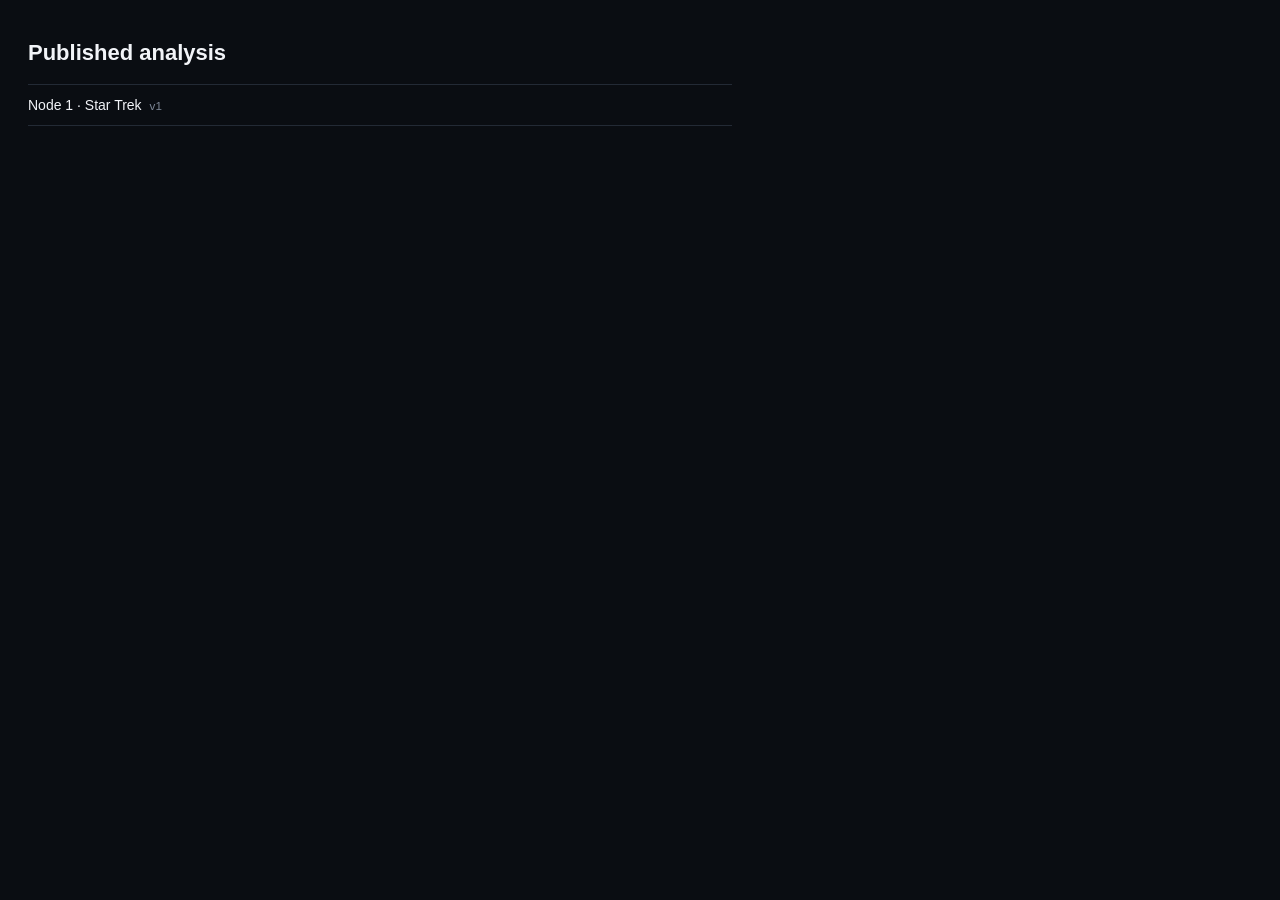
<file: index.html>
<!doctype html><html lang="en"><head><meta charset="utf-8"><meta name="viewport" content="width=device-width, initial-scale=1">
<meta name="robots" content="noindex"><title>Substrata — published analysis</title><link rel="stylesheet" href="assets/substrata.css"></head>
<body><main class="index"><h1>Published analysis</h1><ul>
<li><a href="c/sta1966-nunassignednode001/">Node 1 · Star Trek</a><small>v1</small></li>
</ul></main></body></html>
</file>
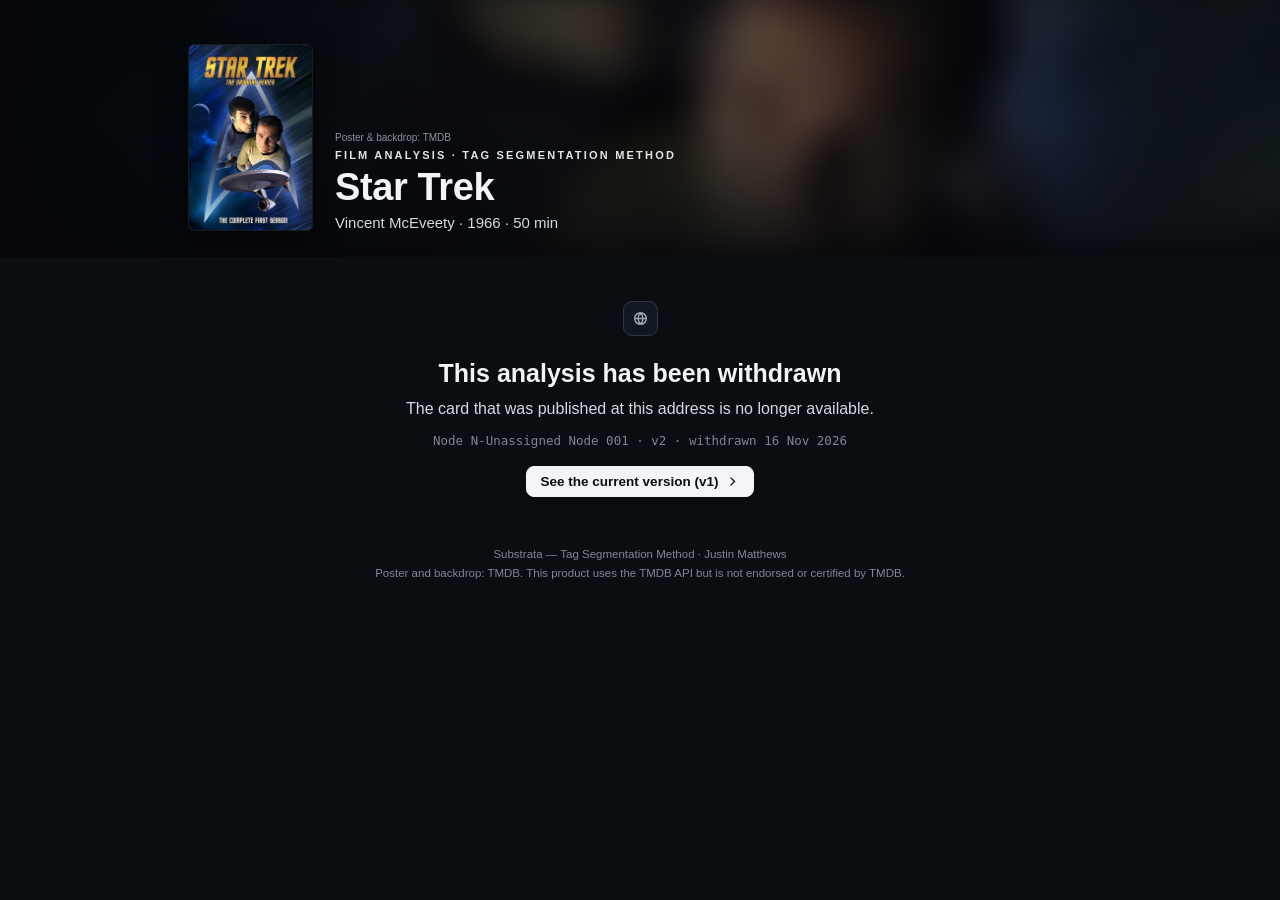
<file: c/sta1966-nunassignednode001-v2/index.html>
<!doctype html>
<html lang="en">
<head>
<meta charset="utf-8">
<meta name="viewport" content="width=device-width, initial-scale=1, viewport-fit=cover">
<meta name="robots" content="noindex">
<title>Withdrawn · Star Trek</title>
<link rel="stylesheet" href="../../assets/substrata.css">
</head>
<body>
<div id="app"></div>
<noscript><p style="padding:24px">Withdrawn · Star Trek — this card needs JavaScript to show its media.</p></noscript>
<script type="application/json" id="substrata-data">{"analyst":"Justin Matthews","build":"9C414C97-512E-4BBC-82C2-16DF5F88051A","current":{"href":"../sta1966-nunassignednode001/","version":1},"film":{"backdrop":"backdrop.jpg","director":"Vincent McEveety","poster":"poster.jpg","runtime":"50 min","title":"Star Trek","year":"1966"},"item":{"code":"N-Unassigned Node 001","kindLabel":"Node"},"notice":"Poster and backdrop: TMDB. This product uses the TMDB API but is not endorsed or certified by TMDB.","page":"withdrawn","scope":"card","version":2,"withdrawn":"16 Nov 2026"}</script>
<script src="../../assets/substrata.js"></script>
</body>
</html>
</file>
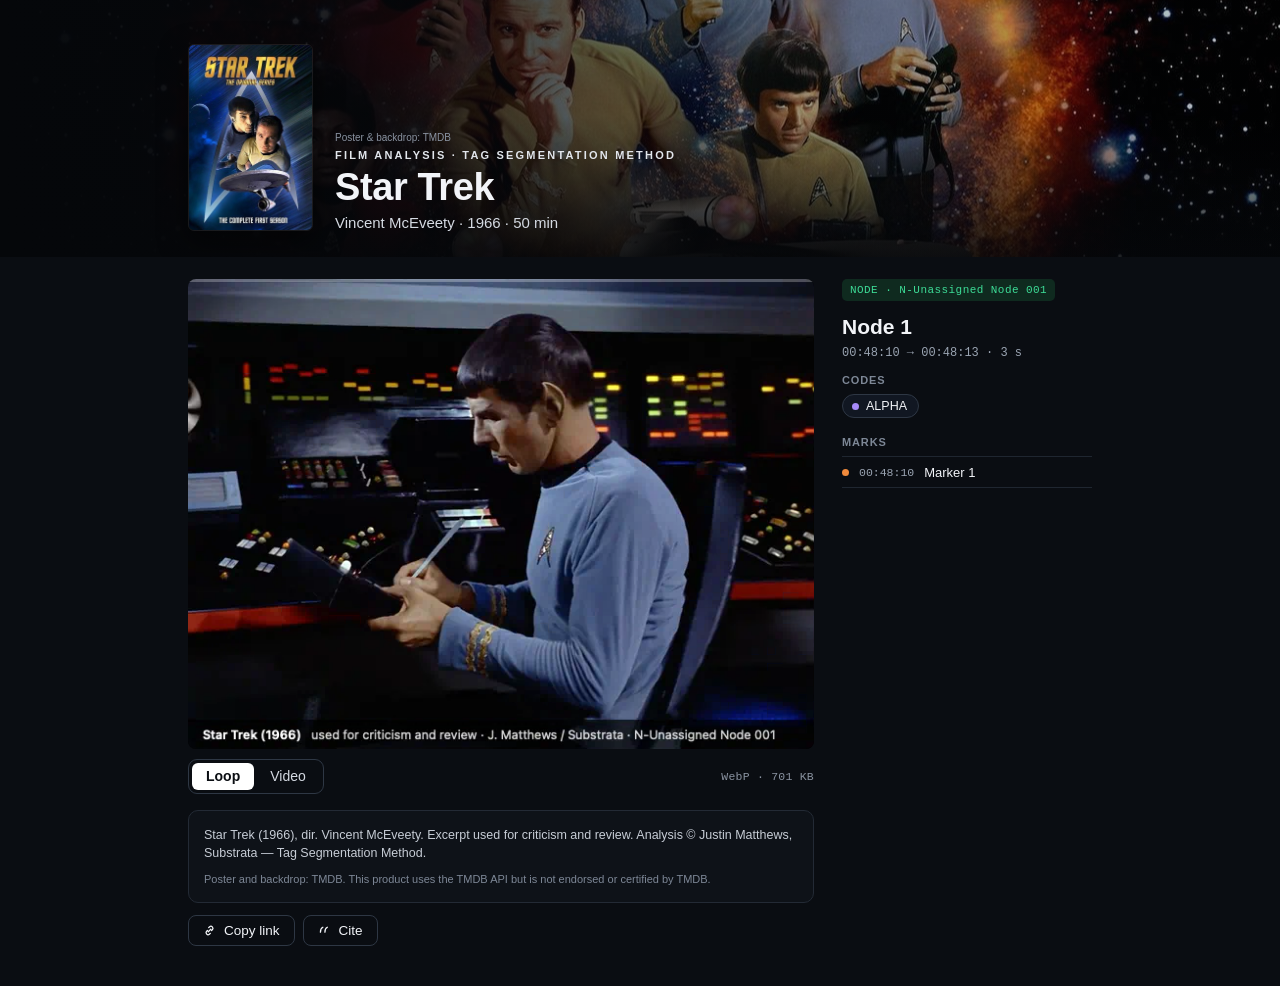
<file: c/sta1966-nunassignednode001/index.html>
<!doctype html>
<html lang="en">
<head>
<meta charset="utf-8">
<meta name="viewport" content="width=device-width, initial-scale=1, viewport-fit=cover">
<meta name="robots" content="noindex">
<title>Node 1 · Star Trek</title>
<link rel="stylesheet" href="../../assets/substrata.css">
</head>
<body>
<div id="app"></div>
<noscript><p style="padding:24px">Node 1 · Star Trek — this card needs JavaScript to show its media.</p></noscript>
<script type="application/json" id="substrata-data">{"address":"https://jmattx.github.io/substrata.live/c/sta1966-nunassignednode001/","build":"CA921C53-4362-43AC-AEF9-5C173B16F6E2","citation":"J. Matthews (2026). Node 1 [Node N-Unassigned Node 001, Star Trek (1966), 00:48:10–00:48:13]. Substrata — Tag Segmentation Method. https://jmattx.github.io/substrata.live/c/sta1966-nunassignednode001/ (v1).","credit":{"notice":"Poster and backdrop: TMDB. This product uses the TMDB API but is not endorsed or certified by TMDB.","text":"Star Trek (1966), dir. Vincent McEveety. Excerpt used for criticism and review. Analysis © Justin Matthews, Substrata — Tag Segmentation Method."},"film":{"backdrop":"backdrop.jpg","director":"Vincent McEveety","poster":"poster.jpg","runtime":"50 min","studios":[],"title":"Star Trek","year":"1966"},"item":{"code":"N-Unassigned Node 001","codes":[{"colour":"#A78BFA","name":"ALPHA"}],"critical":false,"description":"","duration":"3 s","end":"00:48:13","kind":"node","kindLabel":"Node","marks":[{"text":"Marker 1","time":"00:48:10"}],"start":"00:48:10","title":"Node 1"},"media":{"clip":"media/clip.mp4","clipAudio":false,"clipBytes":2345361,"loop":"media/loop.webp","loopBytes":701060,"loopSeconds":3.378375000000233,"still":"media/still.jpg"},"page":"card","published":"2026-11-16","version":1}</script>
<script src="../../assets/substrata.js"></script>
</body>
</html>
</file>
<file: assets/substrata.css>
/* Substrata web components (board QR3; shared with the film web package). Values measured from the 2x boards. */
:root {
  --page: #0A0D12;
  --hero-ink: #05070A;
  --text-0: #F2F4F8;
  --text-1: #D5DAE2;
  --text-2: #9AA4B2;
  --text-3: #7D8796;
  --line: #232A35;
  --line-2: #2E3744;
  --panel: #0E1218;
  --pill: #111722;
  --teal: #2FD3A7;
  --amber: #F0B429;
  --orange: #F08A3C;
  --chip-green: #3DDC97;
  --chip-green-fill: #0F2A1F;
  --blue-link: #8FB8FF;
  --radius-media: 8px;
  --radius-card: 10px;
  --gutter: 28px;
  --mono: ui-monospace, "SF Mono", Menlo, monospace;
  --sans: -apple-system, BlinkMacSystemFont, "Inter", "Helvetica Neue", Arial, sans-serif;
}
* { box-sizing: border-box; }
html, body { margin: 0; background: var(--page); color: var(--text-0); font-family: var(--sans); -webkit-font-smoothing: antialiased; }
a { color: inherit; }
img, video { display: block; max-width: 100%; }

/* FilmHero */
.film-hero { position: relative; overflow: hidden; min-height: 250px; display: flex; align-items: center; }
.film-hero__backdrop { position: absolute; inset: 0; background-size: cover; background-position: center; }
.film-hero__backdrop--blurred { filter: blur(18px) saturate(.9) brightness(.6); transform: scale(1.1); }
.film-hero::after { content: ""; position: absolute; inset: 0; pointer-events: none;
  background: linear-gradient(90deg, var(--hero-ink) 0%, rgba(5,7,10,.88) 28%, rgba(5,7,10,.4) 62%, rgba(5,7,10,.2) 100%),
              linear-gradient(0deg, rgba(5,7,10,.85) 0%, rgba(5,7,10,0) 55%); }
.film-hero__inner { position: relative; z-index: 1; display: flex; align-items: flex-end; gap: 22px; padding: 44px var(--gutter) 26px; width: 100%; max-width: 960px; margin: 0 auto; }
.film-hero__poster { width: 125px; height: 187px; object-fit: cover; border-radius: 6px; flex: none; box-shadow: 0 10px 28px rgba(0,0,0,.55); border: 1px solid rgba(255,255,255,.08); }
.film-hero__credit { font-size: 10px; color: #8A93A1; margin: 0 0 6px; }
.film-hero__eyebrow { font-size: 11px; font-weight: 600; letter-spacing: .2em; text-transform: uppercase; color: #E2E6EC; margin: 0 0 6px; }
.film-hero__eyebrow .short { display: none; }
.film-hero__title { font-size: 38px; line-height: 1.08; font-weight: 700; letter-spacing: -.01em; margin: 0 0 6px; }
.film-hero__meta { font-size: 15px; color: var(--text-1); margin: 0; }

/* Card layout */
.card { display: grid; grid-template-columns: minmax(0, 1fr) 250px; grid-template-areas: "media item" "credit item"; column-gap: 28px;
  align-items: start; padding: 22px var(--gutter) 40px; max-width: 960px; margin: 0 auto; }
.card__media { grid-area: media; min-width: 0; } .card__item { grid-area: item; } .card__credit { grid-area: credit; min-width: 0; }

/* MediaPlayer (Loop ⇄ Video) */
.media { position: relative; border-radius: var(--radius-media); overflow: hidden; background: #000; aspect-ratio: 16 / 9;
  -webkit-touch-callout: none; -webkit-user-select: none; user-select: none; touch-action: manipulation; }
.media img, .media video { width: 100%; height: 100%; object-fit: cover; }
.media__progress { position: absolute; left: 0; right: 0; top: 0; height: 3px; background: rgba(255,255,255,.25); z-index: 2; }
.media__progress span { display: block; height: 100%; width: 0; background: #FFFFFF; }
.media.is-looping .media__progress span { animation: loop-progress var(--loop-seconds, 6s) linear infinite; }
@keyframes loop-progress { from { width: 0; } to { width: 100%; } }
.media__bar { display: flex; align-items: center; justify-content: space-between; margin: 10px 0 16px; }
.switch { display: inline-flex; padding: 3px; gap: 2px; border: 1px solid var(--line-2); border-radius: 9px; }
.switch button { appearance: none; border: 0; background: transparent; color: var(--text-1); font: 500 14px var(--sans); height: 27px; padding: 0 14px; border-radius: 6px; cursor: pointer; }
.switch button[aria-pressed="true"] { background: #FFFFFF; color: #0B0E13; font-weight: 600; }
.media__readout { font: 11.5px var(--mono); color: #8A93A1; letter-spacing: .02em; }

/* CreditBlock */
.credit { border: 1px solid var(--line); border-radius: var(--radius-card); background: var(--panel); padding: 15px 15px 14px; }
.credit p { margin: 0; font-size: 12.5px; line-height: 1.5; color: #C7CDD6; }
.credit .notice { margin-top: 8px; font-size: 11px; color: var(--text-3); }
.actions { display: flex; flex-wrap: wrap; gap: 8px; margin-top: 12px; }
.button { display: inline-flex; align-items: center; gap: 8px; height: 31px; padding: 0 14px; border: 1px solid var(--line-2); border-radius: 8px; background: transparent;
  color: var(--text-0); font: 500 13.5px var(--sans); text-decoration: none; cursor: pointer; }
.button svg { width: 13px; height: 13px; }
.toast { margin-top: 10px; font-size: 12px; color: var(--text-2); white-space: pre-wrap; }

/* Item block */
.item__tags { display: flex; align-items: center; gap: 10px; margin-bottom: 12px; }
.chip { font: 500 11px var(--mono); letter-spacing: .04em; color: var(--chip-green); background: var(--chip-green-fill); border-radius: 5px; padding: 5px 8px; }
.chip--span { color: #5EC8F2; background: #0E2430; } .chip--fragment { color: #F2C14E; background: #2B2310; } .chip--marker { color: var(--orange); background: #2C1B0F; }
.critical { display: inline-flex; align-items: center; gap: 5px; color: var(--amber); font-size: 13px; }
.critical::before { content: ""; width: 8px; height: 8px; background: var(--amber); transform: rotate(45deg); border-radius: 1px; }
.item__title { font-size: 21px; line-height: 1.3; font-weight: 600; margin: 0 0 6px; }
.item__time { font: 12px var(--mono); color: var(--text-2); margin: 0 0 14px; }
.item__description { font-size: 13.5px; line-height: 1.65; color: var(--teal); margin: 0 0 18px; }
.label { font-size: 11px; font-weight: 600; letter-spacing: .08em; text-transform: uppercase; color: var(--text-3); margin: 0 0 8px; }

/* CodePills */
.pills { display: flex; flex-wrap: wrap; gap: 6px; margin-bottom: 18px; }
.pill { display: inline-flex; align-items: center; gap: 7px; height: 24px; padding: 0 11px 0 9px; border: 1px solid var(--line-2); border-radius: 12px; background: var(--pill); font-size: 12.5px; color: var(--text-0); }
.pill i { width: 7px; height: 7px; border-radius: 50%; background: var(--dot, #9AA4B2); }

/* MarksList */
.marks { list-style: none; margin: 0; padding: 0; border-top: 1px solid #1F2630; }
.marks li { display: grid; grid-template-columns: 7px auto minmax(0, 1fr); align-items: center; gap: 10px; height: 31px; border-bottom: 1px solid #1F2630; font-size: 13px; }
.marks li::before { content: ""; width: 7px; height: 7px; border-radius: 50%; background: var(--orange); }
.marks time { font: 11.5px var(--mono); color: var(--text-2); }
.marks span { overflow: hidden; text-overflow: ellipsis; white-space: nowrap; }

/* Index of published films */
.index { padding: 40px var(--gutter); max-width: 760px; }
.index h1 { font-size: 22px; margin: 0 0 18px; }
.index ul { list-style: none; padding: 0; margin: 0; border-top: 1px solid var(--line); }
.index li { padding: 12px 0; border-bottom: 1px solid var(--line); font-size: 14px; }
.index li a { text-decoration: none; } .index li small { color: var(--text-3); margin-left: 8px; }

/* Withdrawn page (board PB6): the film hero stays; nothing of the withdrawn analysis is shown. */
.withdrawn { max-width: 960px; margin: 0 auto; padding: 44px var(--gutter) 40px; text-align: center; }
.withdrawn__icon { display: inline-flex; align-items: center; justify-content: center; width: 35px; height: 35px; border: 1px solid var(--line-2);
  border-radius: 9px; background: #121821; color: var(--text-2); margin-bottom: 22px; }
.withdrawn__icon svg { width: 15px; height: 15px; }
.withdrawn__title { font-size: 25px; line-height: 1.25; font-weight: 600; margin: 0 0 8px; }
.withdrawn__lead { font-size: 16px; line-height: 1.5; color: var(--text-1); margin: 0 0 12px; }
.withdrawn__meta { font: 12.5px var(--mono); color: var(--text-3); margin: 0 0 18px; }
.withdrawn__actions { display: flex; flex-wrap: wrap; justify-content: center; gap: 7px; }
.button--primary { background: #F2F4F8; border-color: #F2F4F8; color: #0B0E13; font-weight: 600; }
.withdrawn__footer { margin-top: 48px; font-size: 11.5px; line-height: 1.6; color: var(--text-3); }
.withdrawn__footer p { margin: 0; }

/* Phone (QR3 left, 390 wide) */
@media (max-width: 700px) {
  :root { --gutter: 18px; }
  .film-hero { min-height: 0; }
  .film-hero__inner { padding: 38px var(--gutter) 18px; gap: 15px; align-items: flex-end; }
  .film-hero__poster { width: 85px; height: 121px; border-radius: 5px; }
  .film-hero__eyebrow .long { display: none; } .film-hero__eyebrow .short { display: inline; }
  .film-hero__title { font-size: 27px; } .film-hero__meta { font-size: 14px; }
  .card { grid-template-columns: 1fr; grid-template-areas: "media" "item" "credit"; padding-top: 14px; }
  .card__credit { margin-top: 18px; }
  .item__title { font-size: 19px; }
  .withdrawn { text-align: left; padding-top: 22px; }
  .withdrawn__icon { margin-bottom: 14px; }
  .withdrawn__title { font-size: 20px; } .withdrawn__lead { font-size: 14.5px; }
  .withdrawn__actions { flex-direction: column; align-items: flex-start; }
  .withdrawn__footer { margin-top: 28px; }
}
</file>
